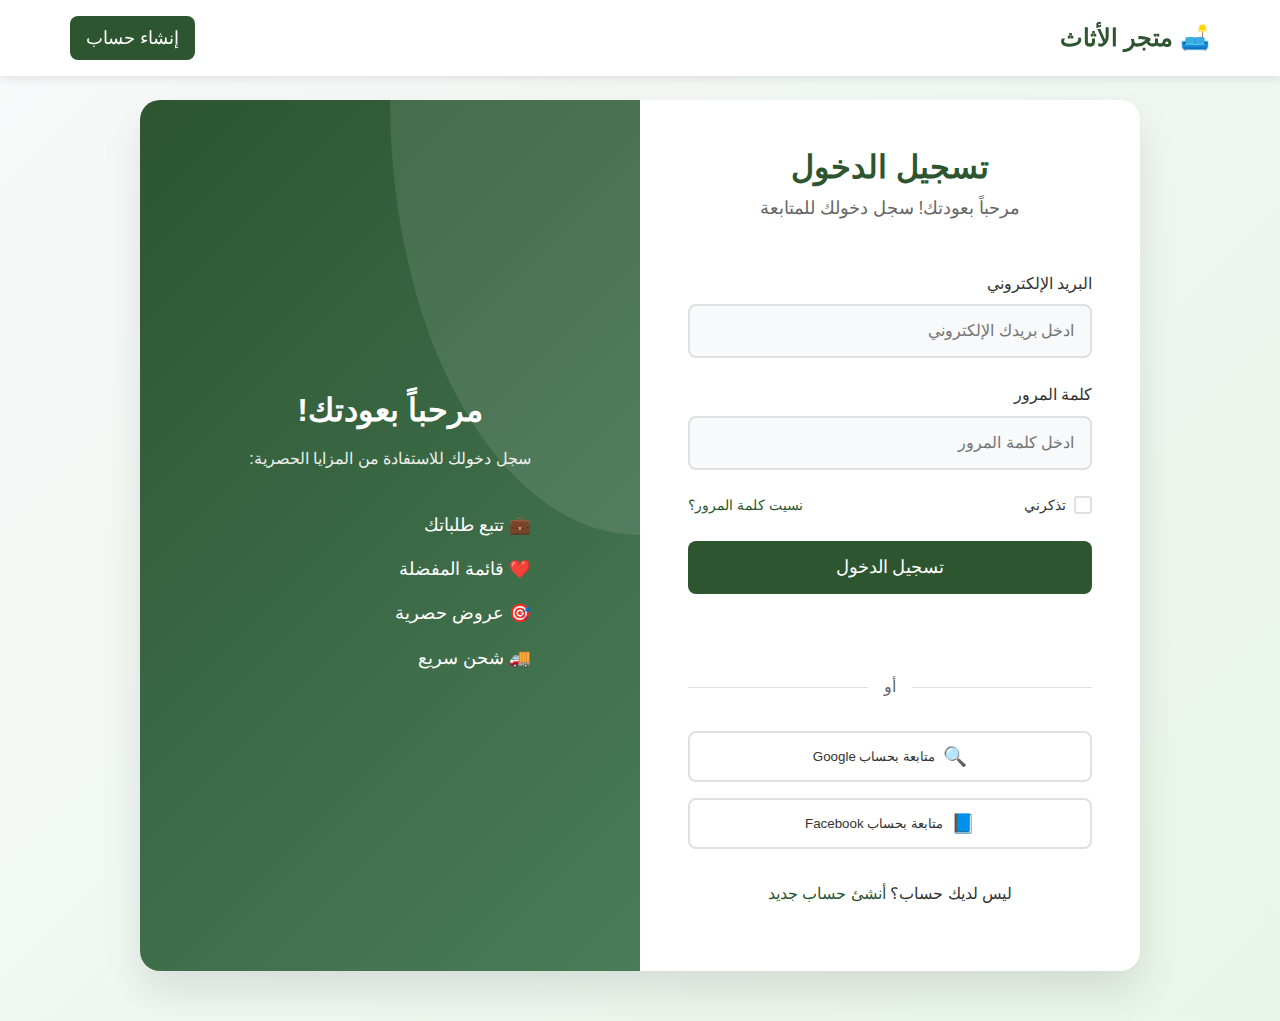
<file: pages/login.html>
<!DOCTYPE html>
<html lang="ar" dir="rtl">
<head>
    <meta charset="UTF-8">
    <meta name="viewport" content="width=device-width, initial-scale=1.0">
    <title>تسجيل الدخول - متجر الأثاث</title>
    
    <!-- CSS Files -->
    <link rel="stylesheet" href="../css/style.css">
    <link rel="stylesheet" href="../css/utilities.css">
    <link rel="stylesheet" href="../css/responsive.css">
    <link rel="stylesheet" href="../css/auth.css">
    
    <!-- Favicon -->
    <link rel="icon" type="image/x-icon" href="../assets/icons/favicon.ico">
</head>
<body>
    <!-- Header -->
    <header class="header">
        <nav class="nav container">
            <div class="nav__logo">
                <a href="../index.html" class="logo">🛋️ متجر الأثاث</a>
            </div>
            
            <div class="nav__actions">
                <a href="register.html" class="nav__auth-btn">إنشاء حساب</a>
            </div>
        </nav>
    </header>

    <!-- Login Section -->
    <section class="auth-section">
        <div class="auth-container">
            <div class="auth-card">
                <div class="auth-header">
                    <h1 class="auth-title">تسجيل الدخول</h1>
                    <p class="auth-subtitle">مرحباً بعودتك! سجل دخولك للمتابعة</p>
                </div>

                <form class="auth-form" id="login-form">
                    <div class="form-group">
                        <label for="email" class="form-label">البريد الإلكتروني</label>
                        <input type="email" id="email" name="email" class="form-input" placeholder="ادخل بريدك الإلكتروني" required>
                        <span class="form-error" id="email-error"></span>
                    </div>

                    <div class="form-group">
                        <label for="password" class="form-label">كلمة المرور</label>
                        <input type="password" id="password" name="password" class="form-input" placeholder="ادخل كلمة المرور" required>
                        <span class="form-error" id="password-error"></span>
                    </div>

                    <div class="form-options">
                        <label class="checkbox-label">
                            <input type="checkbox" id="remember-me">
                            <span class="checkmark"></span>
                            تذكرني
                        </label>
                        <a href="forgot-password.html" class="forgot-link">نسيت كلمة المرور؟</a>
                    </div>

                    <button type="submit" class="btn btn-primary btn-auth">تسجيل الدخول</button>
                </form>

                <div class="auth-divider">
                    <span>أو</span>
                </div>

                <div class="social-auth">
                    <button class="btn btn-social btn-google">
                        <span class="social-icon">🔍</span>
                        متابعة بحساب Google
                    </button>
                    <button class="btn btn-social btn-facebook">
                        <span class="social-icon">📘</span>
                        متابعة بحساب Facebook
                    </button>
                </div>

                <div class="auth-footer">
                    <p>ليس لديك حساب؟ <a href="register.html" class="auth-link">أنشئ حساب جديد</a></p>
                </div>
            </div>

            <div class="auth-welcome">
                <div class="welcome-content">
                    <h2>مرحباً بعودتك!</h2>
                    <p>سجل دخولك للاستفادة من المزايا الحصرية:</p>
                    <ul class="features-list">
                        <li>💼 تتبع طلباتك</li>
                        <li>❤️ قائمة المفضلة</li>
                        <li>🎯 عروض حصرية</li>
                        <li>🚚 شحن سريع</li>
                    </ul>
                </div>
            </div>
        </div>
    </section>

    <!-- JavaScript Files -->
    <script src="../js/config.js"></script>
    <script src="../js/auth.js"></script>
</body>
</html>
</file>
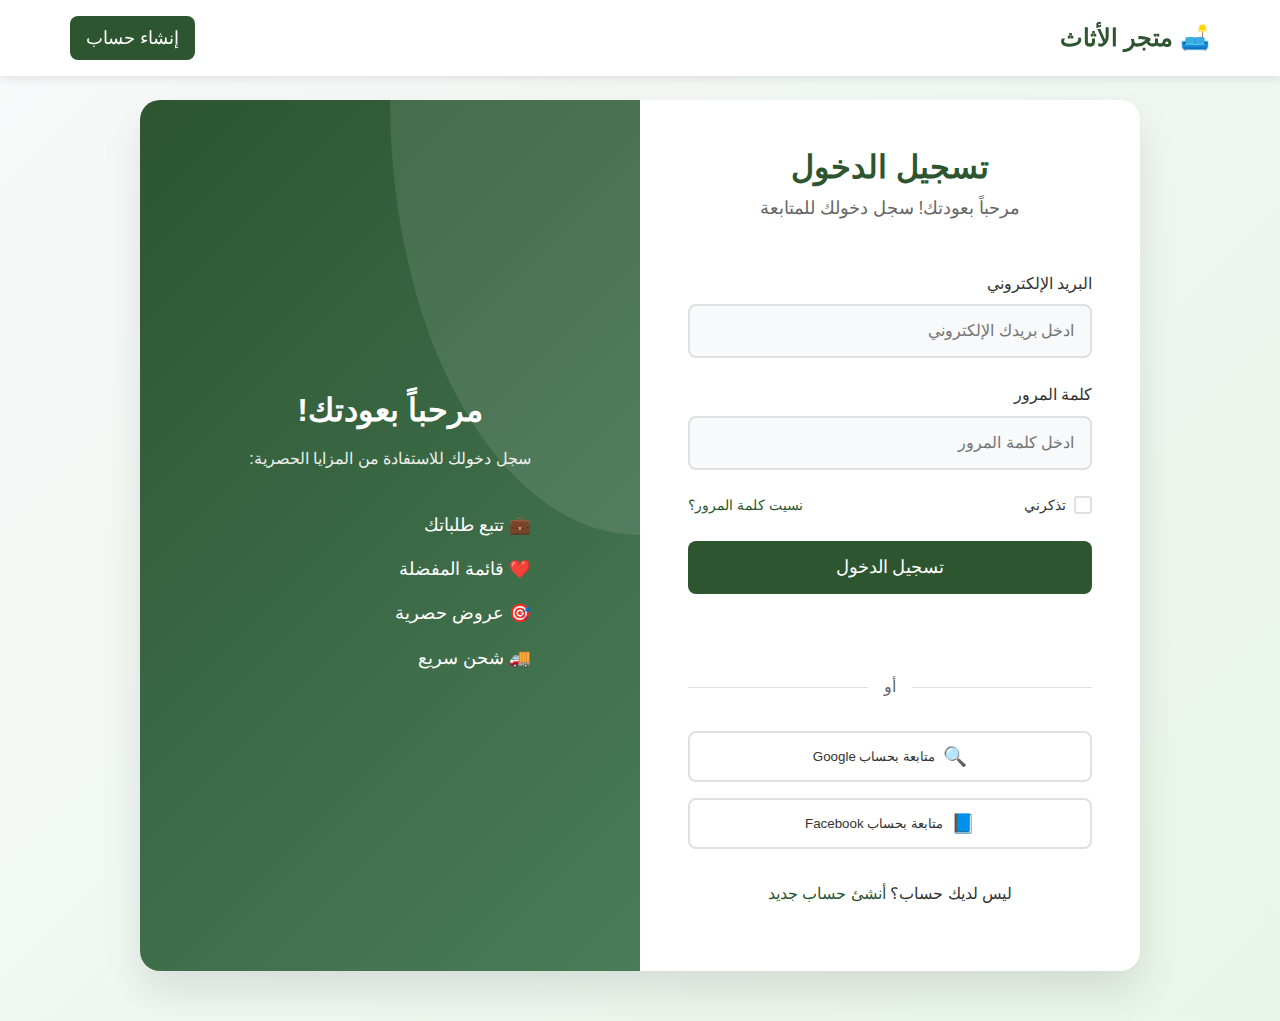
<file: pages/profile.html>
<!DOCTYPE html>
<html lang="ar" dir="rtl">
<head>
    <meta charset="UTF-8">
    <meta name="viewport" content="width=device-width, initial-scale=1.0">
    <title>الملف الشخصي - متجر الأثاث</title>
    
    <!-- CSS Files -->
    <link rel="stylesheet" href="../css/style.css">
    <link rel="stylesheet" href="../css/utilities.css">
    <link rel="stylesheet" href="../css/responsive.css">
    <link rel="stylesheet" href="../css/auth.css">
    
    <!-- Favicon -->
    <link rel="icon" type="image/x-icon" href="../assets/icons/favicon.ico">
</head>
<body>
    <!-- Header -->
    <header class="header">
        <nav class="nav container">
            <div class="nav__logo">
                <a href="../index.html" class="logo">🛋️ متجر الأثاث</a>
            </div>
            
            <ul class="nav__menu">
                <li><a href="../index.html" class="nav__link">الرئيسية</a></li>
                <li><a href="products.html" class="nav__link">المنتجات</a></li>
                <li><a href="categories.html" class="nav__link">التصنيفات</a></li>
            </ul>

            <div class="nav__actions">
                <button class="nav__search-btn" id="search-btn">🔍</button>
                <a href="cart.html" class="nav__cart-btn">🛒 <span class="cart-count">0</span></a>
                <button class="nav__auth-btn" id="logout-btn">تسجيل الخروج</button>
            </div>
        </nav>
    </header>

    <!-- Profile Section -->
    <section class="profile-section">
        <div class="container">
            <div class="profile-header">
                <h1 class="profile-title">الملف الشخصي</h1>
                <p class="profile-subtitle">إدارة معلومات حسابك وتفضيلاتك</p>
            </div>

            <div class="profile-layout">
                <!-- Sidebar -->
                <div class="profile-sidebar">
                    <div class="sidebar-menu">
                        <a href="#personal-info" class="sidebar-item active" data-tab="personal-info">
                            <span class="sidebar-icon">👤</span>
                            المعلومات الشخصية
                        </a>
                        <a href="#orders" class="sidebar-item" data-tab="orders">
                            <span class="sidebar-icon">📦</span>
                            طلباتي
                            <span class="orders-count">0</span>
                        </a>
                        <a href="#addresses" class="sidebar-item" data-tab="addresses">
                            <span class="sidebar-icon">🏠</span>
                            العناوين
                        </a>
                        <a href="#wishlist" class="sidebar-item" data-tab="wishlist">
                            <span class="sidebar-icon">❤️</span>
                            المفضلة
                            <span class="wishlist-count">0</span>
                        </a>
                        <a href="#settings" class="sidebar-item" data-tab="settings">
                            <span class="sidebar-icon">⚙️</span>
                            الإعدادات
                        </a>
                    </div>
                </div>

                <!-- Content -->
                <div class="profile-content">
                    <!-- Personal Info Tab -->
                    <div class="tab-content active" id="personal-info">
                        <div class="tab-header">
                            <h2>المعلومات الشخصية</h2>
                            <p>إدارة معلومات حسابك الشخصية</p>
                        </div>

                        <form class="profile-form" id="personal-info-form">
                            <div class="form-row">
                                <div class="form-group">
                                    <label for="profile-first-name" class="form-label">الاسم الأول</label>
                                    <input type="text" id="profile-first-name" name="first_name" class="form-input" value="أحمد" required>
                                </div>
                                <div class="form-group">
                                    <label for="profile-last-name" class="form-label">اسم العائلة</label>
                                    <input type="text" id="profile-last-name" name="last_name" class="form-input" value="محمد" required>
                                </div>
                            </div>

                            <div class="form-group">
                                <label for="profile-email" class="form-label">البريد الإلكتروني</label>
                                <input type="email" id="profile-email" name="email" class="form-input" value="ahmed@example.com" required>
                            </div>

                            <div class="form-group">
                                <label for="profile-phone" class="form-label">رقم الهاتف</label>
                                <input type="tel" id="profile-phone" name="phone" class="form-input" value="+966500000000" required>
                            </div>

                            <div class="form-group">
                                <label class="form-label">تاريخ الميلاد</label>
                                <div class="birthday-fields">
                                    <select class="form-select" id="birth-day">
                                        <option value="">اليوم</option>
                                        <!-- Days will be populated by JS -->
                                    </select>
                                    <select class="form-select" id="birth-month">
                                        <option value="">الشهر</option>
                                        <!-- Months will be populated by JS -->
                                    </select>
                                    <select class="form-select" id="birth-year">
                                        <option value="">السنة</option>
                                        <!-- Years will be populated by JS -->
                                    </select>
                                </div>
                            </div>

                            <div class="form-actions">
                                <button type="submit" class="btn btn-primary">حفظ التغييرات</button>
                                <button type="button" class="btn btn-secondary" id="change-password-btn">تغيير كلمة المرور</button>
                            </div>
                        </form>
                    </div>

                    <!-- Orders Tab -->
                    <div class="tab-content" id="orders">
                        <div class="tab-header">
                            <h2>طلباتي</h2>
                            <p>عرض وتتبع طلباتك السابقة</p>
                        </div>

                        <div class="orders-list">
                            <div class="empty-state">
                                <div class="empty-icon">📦</div>
                                <h3>لا توجد طلبات بعد</h3>
                                <p>لم تقم بأي عمليات شراء حتى الآن</p>
                                <a href="products.html" class="btn btn-primary">تسوق الآن</a>
                            </div>
                        </div>
                    </div>

                    <!-- Addresses Tab -->
                    <div class="tab-content" id="addresses">
                        <div class="tab-header">
                            <h2>عناويني</h2>
                            <p>إدارة عناوين الشحن الخاصة بك</p>
                        </div>

                        <div class="addresses-list">
                            <div class="address-card">
                                <div class="address-header">
                                    <h4>المنزل</h4>
                                    <span class="address-default">افتراضي</span>
                                </div>
                                <p class="address-text">الرياض، حي الملز، شارع الملك فهد</p>
                                <p class="address-phone">+966500000000</p>
                                <div class="address-actions">
                                    <button class="btn-link edit-address">تعديل</button>
                                    <button class="btn-link delete-address">حذف</button>
                                </div>
                            </div>

                            <button class="add-address-btn">
                                <span>+</span>
                                إضافة عنوان جديد
                            </button>
                        </div>
                    </div>

                    <!-- Wishlist Tab -->
                    <div class="tab-content" id="wishlist">
                        <div class="tab-header">
                            <h2>قائمة المفضلة</h2>
                            <p>المنتجات التي أضفتها إلى المفضلة</p>
                        </div>

                        <div class="wishlist-grid">
                            <div class="empty-state">
                                <div class="empty-icon">❤️</div>
                                <h3>قائمة المفضلة فارغة</h3>
                                <p>أضف بعض المنتجات إلى المفضلة لعرضها هنا</p>
                                <a href="products.html" class="btn btn-primary">استعرض المنتجات</a>
                            </div>
                        </div>
                    </div>

                    <!-- Settings Tab -->
                    <div class="tab-content" id="settings">
                        <div class="tab-header">
                            <h2>الإعدادات</h2>
                            <p>إدارة تفضيلات حسابك</p>
                        </div>

                        <div class="settings-list">
                            <div class="setting-item">
                                <div class="setting-info">
                                    <h4>الإشعارات</h4>
                                    <p>استلام إشعارات حول العروض والطلبات</p>
                                </div>
                                <label class="switch">
                                    <input type="checkbox" checked>
                                    <span class="slider"></span>
                                </label>
                            </div>

                            <div class="setting-item">
                                <div class="setting-info">
                                    <h4>النشرة البريدية</h4>
                                    <p>استلام آخر العروض والتحديثات على البريد</p>
                                </div>
                                <label class="switch">
                                    <input type="checkbox" checked>
                                    <span class="slider"></span>
                                </label>
                            </div>

                            <div class="setting-item">
                                <div class="setting-info">
                                    <h4>الوضع الداكن</h4>
                                    <p>تبديل الوضع الداكن للموقع</p>
                                </div>
                                <label class="switch">
                                    <input type="checkbox">
                                    <span class="slider"></span>
                                </label>
                            </div>
                        </div>

                        <div class="danger-zone">
                            <h4>منطقة الخطر</h4>
                            <p>هذه الإجراءات لا يمكن التراجع عنها</p>
                            <button class="btn btn-danger" id="delete-account-btn">حذف الحساب</button>
                        </div>
                    </div>
                </div>
            </div>
        </div>
    </section>

    <!-- JavaScript Files -->
    <script src="../js/config.js"></script>
    <script src="../js/auth.js"></script>
</body>
</html>
</file>
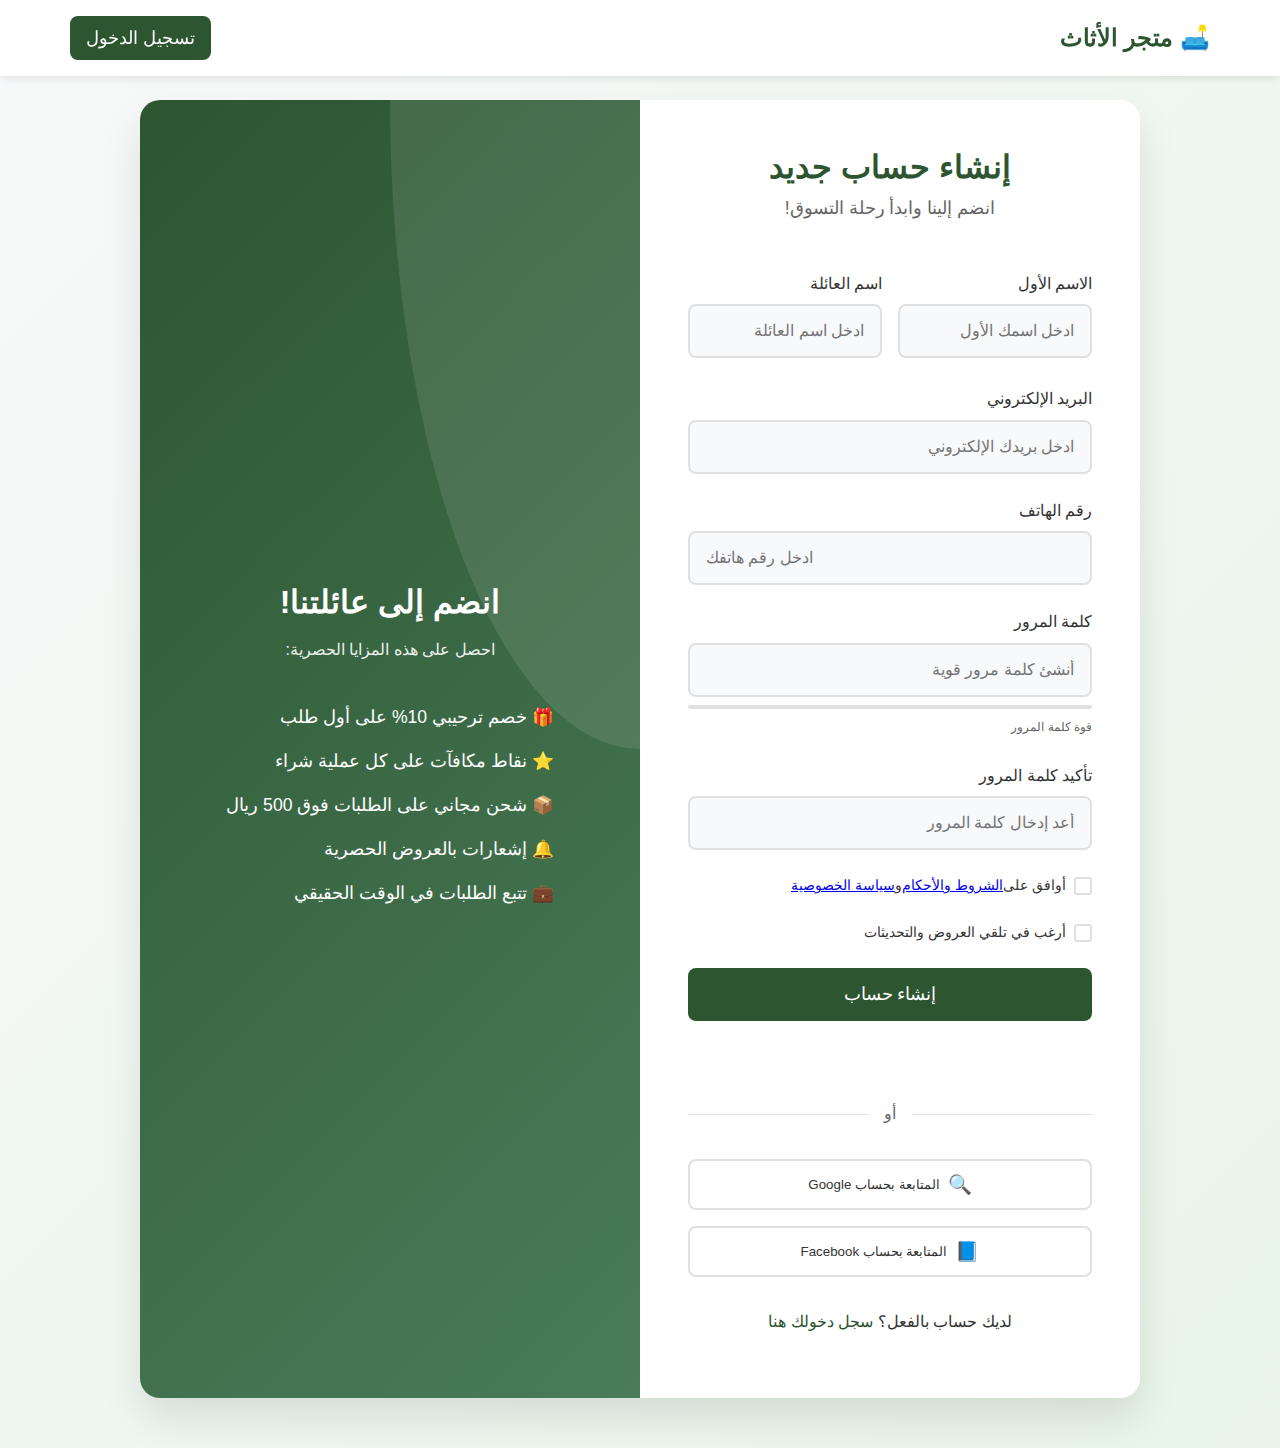
<file: pages/register.html>
<!DOCTYPE html>
<html lang="ar" dir="rtl">
<head>
    <meta charset="UTF-8">
    <meta name="viewport" content="width=device-width, initial-scale=1.0">
    <title>إنشاء حساب - متجر الأثاث</title>
    
    <!-- CSS Files -->
    <link rel="stylesheet" href="../css/style.css">
    <link rel="stylesheet" href="../css/utilities.css">
    <link rel="stylesheet" href="../css/responsive.css">
    <link rel="stylesheet" href="../css/auth.css">
    
    <!-- Favicon -->
    <link rel="icon" type="image/x-icon" href="../assets/icons/favicon.ico">
</head>
<body>
    <!-- Header -->
    <header class="header">
        <nav class="nav container">
            <div class="nav__logo">
                <a href="../index.html" class="logo">🛋️ متجر الأثاث</a>
            </div>
            
            <div class="nav__actions">
                <a href="login.html" class="nav__auth-btn">تسجيل الدخول</a>
            </div>
        </nav>
    </header>

    <!-- Register Section -->
    <section class="auth-section">
        <div class="auth-container">
            <div class="auth-card">
                <div class="auth-header">
                    <h1 class="auth-title">إنشاء حساب جديد</h1>
                    <p class="auth-subtitle">انضم إلينا وابدأ رحلة التسوق!</p>
                </div>

                <form class="auth-form" id="register-form">
                    <div class="form-row">
                        <div class="form-group">
                            <label for="first-name" class="form-label">الاسم الأول</label>
                            <input type="text" id="first-name" name="first_name" class="form-input" placeholder="ادخل اسمك الأول" required>
                            <span class="form-error" id="first-name-error"></span>
                        </div>
                        <div class="form-group">
                            <label for="last-name" class="form-label">اسم العائلة</label>
                            <input type="text" id="last-name" name="last_name" class="form-input" placeholder="ادخل اسم العائلة" required>
                            <span class="form-error" id="last-name-error"></span>
                        </div>
                    </div>

                    <div class="form-group">
                        <label for="email" class="form-label">البريد الإلكتروني</label>
                        <input type="email" id="email" name="email" class="form-input" placeholder="ادخل بريدك الإلكتروني" required>
                        <span class="form-error" id="email-error"></span>
                    </div>

                    <div class="form-group">
                        <label for="phone" class="form-label">رقم الهاتف</label>
                        <input type="tel" id="phone" name="phone" class="form-input" placeholder="ادخل رقم هاتفك" required>
                        <span class="form-error" id="phone-error"></span>
                    </div>

                    <div class="form-group">
                        <label for="password" class="form-label">كلمة المرور</label>
                        <input type="password" id="password" name="password" class="form-input" placeholder="أنشئ كلمة مرور قوية" required>
                        <div class="password-strength">
                            <div class="strength-bar"></div>
                            <span class="strength-text">قوة كلمة المرور</span>
                        </div>
                        <span class="form-error" id="password-error"></span>
                    </div>

                    <div class="form-group">
                        <label for="confirm-password" class="form-label">تأكيد كلمة المرور</label>
                        <input type="password" id="confirm-password" name="confirm_password" class="form-input" placeholder="أعد إدخال كلمة المرور" required>
                        <span class="form-error" id="confirm-password-error"></span>
                    </div>

                    <div class="form-options">
                        <label class="checkbox-label">
                            <input type="checkbox" id="agree-terms" required>
                            <span class="checkmark"></span>
                            أوافق على <a href="terms.html" class="link">الشروط والأحكام</a> و <a href="privacy.html" class="link">سياسة الخصوصية</a>
                        </label>
                        <span class="form-error" id="terms-error"></span>
                    </div>

                    <div class="form-options">
                        <label class="checkbox-label">
                            <input type="checkbox" id="newsletter">
                            <span class="checkmark"></span>
                            أرغب في تلقي العروض والتحديثات
                        </label>
                    </div>

                    <button type="submit" class="btn btn-primary btn-auth">إنشاء حساب</button>
                </form>

                <div class="auth-divider">
                    <span>أو</span>
                </div>

                <div class="social-auth">
                    <button class="btn btn-social btn-google">
                        <span class="social-icon">🔍</span>
                        المتابعة بحساب Google
                    </button>
                    <button class="btn btn-social btn-facebook">
                        <span class="social-icon">📘</span>
                        المتابعة بحساب Facebook
                    </button>
                </div>

                <div class="auth-footer">
                    <p>لديك حساب بالفعل؟ <a href="login.html" class="auth-link">سجل دخولك هنا</a></p>
                </div>
            </div>

            <div class="auth-welcome">
                <div class="welcome-content">
                    <h2>انضم إلى عائلتنا!</h2>
                    <p>احصل على هذه المزايا الحصرية:</p>
                    <ul class="features-list">
                        <li>🎁 خصم ترحيبي 10% على أول طلب</li>
                        <li>⭐ نقاط مكافآت على كل عملية شراء</li>
                        <li>📦 شحن مجاني على الطلبات فوق 500 ريال</li>
                        <li>🔔 إشعارات بالعروض الحصرية</li>
                        <li>💼 تتبع الطلبات في الوقت الحقيقي</li>
                    </ul>
                </div>
            </div>
        </div>
    </section>

    <!-- JavaScript Files -->
    <script src="../js/config.js"></script>
    <script src="../js/auth.js"></script>
</body>
</html>
</file>
<file: css/style.css>
/* CSS Variables */
:root {
    --primary-color: #2c5530;
    --secondary-color: #4a7c59;
    --accent-color: #8b4513;
    --text-color: #333;
    --text-light: #666;
    --bg-color: #fff;
    --bg-light: #f8f9fa;
    --border-color: #e0e0e0;
    --shadow: 0 2px 10px rgba(0, 0, 0, 0.1);
    --border-radius: 8px;
    --transition: all 0.3s ease;
}

/* Reset and Base Styles */
* {
    margin: 0;
    padding: 0;
    box-sizing: border-box;
}

html {
    scroll-behavior: smooth;
}

body {
    font-family: 'Segoe UI', Tahoma, Geneva, Verdana, sans-serif;
    line-height: 1.6;
    color: var(--text-color);
    background-color: var(--bg-color);
    direction: rtl;
}

.container {
    max-width: 1200px;
    margin: 0 auto;
    padding: 0 20px;
}

/* Typography */
h1, h2, h3, h4, h5, h6 {
    margin-bottom: 1rem;
    font-weight: 600;
    line-height: 1.2;
}

h1 { font-size: 2.5rem; }
h2 { font-size: 2rem; }
h3 { font-size: 1.5rem; }

p { margin-bottom: 1rem; }

/* Header & Navigation */
.header {
    background: var(--bg-color);
    box-shadow: var(--shadow);
    position: fixed;
    top: 0;
    left: 0;
    right: 0;
    z-index: 1000;
}

.nav {
    display: flex;
    justify-content: space-between;
    align-items: center;
    padding: 1rem 0;
}

.logo {
    font-size: 1.5rem;
    font-weight: bold;
    color: var(--primary-color);
    text-decoration: none;
}

.nav__menu {
    display: flex;
    list-style: none;
    gap: 2rem;
}

.nav__link {
    text-decoration: none;
    color: var(--text-color);
    font-weight: 500;
    transition: var(--transition);
}

.nav__link:hover,
.nav__link.active {
    color: var(--primary-color);
}

.nav__actions {
    display: flex;
    align-items: center;
    gap: 1rem;
}

.nav__search-btn,
.nav__cart-btn,
.nav__auth-btn {
    background: none;
    border: none;
    cursor: pointer;
    font-size: 1.1rem;
    padding: 0.5rem;
    transition: var(--transition);
}

.nav__cart-btn {
    position: relative;
    text-decoration: none;
    color: var(--text-color);
}

.cart-count {
    position: absolute;
    top: -5px;
    left: -5px;
    background: var(--primary-color);
    color: white;
    border-radius: 50%;
    width: 18px;
    height: 18px;
    font-size: 0.8rem;
    display: flex;
    align-items: center;
    justify-content: center;
}

.nav__auth-btn {
    background: var(--primary-color);
    color: white;
    padding: 0.5rem 1rem;
    border-radius: var(--border-radius);
    text-decoration: none;
}

.nav__toggle {
    display: none;
    background: none;
    border: none;
    font-size: 1.5rem;
    cursor: pointer;
}

/* Search Overlay */
.search-overlay {
    position: fixed;
    top: 0;
    left: 0;
    right: 0;
    bottom: 0;
    background: rgba(0, 0, 0, 0.8);
    display: none;
    align-items: center;
    justify-content: center;
    z-index: 2000;
}

.search-overlay.active {
    display: flex;
}

.search-container {
    background: white;
    padding: 2rem;
    border-radius: var(--border-radius);
    width: 90%;
    max-width: 500px;
    position: relative;
}

.search-input {
    width: 100%;
    padding: 1rem;
    border: 2px solid var(--border-color);
    border-radius: var(--border-radius);
    font-size: 1rem;
}

.search-close {
    position: absolute;
    top: 1rem;
    left: 1rem;
    background: none;
    border: none;
    font-size: 1.2rem;
    cursor: pointer;
}

/* Hero Section */
.hero {
    background: linear-gradient(135deg, var(--bg-light) 0%, #e8f5e8 100%);
    padding: 120px 0 80px;
    display: flex;
    align-items: center;
    min-height: 80vh;
}

.hero__content {
    flex: 1;
}

.hero__title {
    font-size: 3rem;
    color: var(--primary-color);
    margin-bottom: 1.5rem;
}

.hero__description {
    font-size: 1.2rem;
    color: var(--text-light);
    margin-bottom: 2rem;
}

.hero__buttons {
    display: flex;
    gap: 1rem;
    flex-wrap: wrap;
}

.hero__image {
    flex: 1;
    background: #ddd;
    height: 400px;
    border-radius: var(--border-radius);
}

/* Buttons */
.btn {
    display: inline-block;
    padding: 0.75rem 2rem;
    border: none;
    border-radius: var(--border-radius);
    text-decoration: none;
    font-weight: 500;
    text-align: center;
    cursor: pointer;
    transition: var(--transition);
}

.btn-primary {
    background: var(--primary-color);
    color: white;
}

.btn-primary:hover {
    background: var(--secondary-color);
    transform: translateY(-2px);
}

.btn-secondary {
    background: transparent;
    color: var(--primary-color);
    border: 2px solid var(--primary-color);
}

.btn-secondary:hover {
    background: var(--primary-color);
    color: white;
}

/* Sections */
.section {
    padding: 80px 0;
}

.section__title {
    text-align: center;
    margin-bottom: 3rem;
    color: var(--primary-color);
}

/* Features Grid */
.features__grid {
    display: grid;
    grid-template-columns: repeat(auto-fit, minmax(250px, 1fr));
    gap: 2rem;
}

.feature__card {
    text-align: center;
    padding: 2rem;
    background: white;
    border-radius: var(--border-radius);
    box-shadow: var(--shadow);
    transition: var(--transition);
}

.feature__card:hover {
    transform: translateY(-5px);
}

.feature__icon {
    font-size: 3rem;
    margin-bottom: 1rem;
}

.feature__title {
    color: var(--primary-color);
    margin-bottom: 1rem;
}

/* Categories Grid */
.categories__grid {
    display: grid;
    grid-template-columns: repeat(auto-fit, minmax(280px, 1fr));
    gap: 2rem;
}

.category__card {
    background: white;
    border-radius: var(--border-radius);
    overflow: hidden;
    box-shadow: var(--shadow);
    transition: var(--transition);
    text-align: center;
}

.category__card:hover {
    transform: translateY(-5px);
}

.category__image {
    height: 200px;
    background: #ddd;
}

.category__title {
    padding: 1rem 1rem 0.5rem;
    color: var(--primary-color);
}

.category__description {
    padding: 0 1rem;
    color: var(--text-light);
}

.category__link {
    display: inline-block;
    padding: 0.5rem 1rem;
    margin: 1rem;
    background: var(--primary-color);
    color: white;
    text-decoration: none;
    border-radius: var(--border-radius);
    transition: var(--transition);
}

.category__link:hover {
    background: var(--secondary-color);
}

/* Footer */
.footer {
    background: var(--text-color);
    color: white;
    padding: 3rem 0 1rem;
}

.footer__content {
    display: grid;
    grid-template-columns: repeat(auto-fit, minmax(250px, 1fr));
    gap: 2rem;
    margin-bottom: 2rem;
}

.footer__title {
    color: white;
    margin-bottom: 1rem;
}

.footer__subtitle {
    color: #ccc;
    margin-bottom: 1rem;
}

.footer__links {
    list-style: none;
}

.footer__links li {
    margin-bottom: 0.5rem;
}

.footer__links a {
    color: #ccc;
    text-decoration: none;
    transition: var(--transition);
}

.footer__links a:hover {
    color: white;
}

.footer__bottom {
    text-align: center;
    padding-top: 2rem;
    border-top: 1px solid #555;
    color: #ccc;
}
</file>
<file: css/utilities.css>
/* Utility Classes */

/* Text Utilities */
.text-center { text-align: center; }
.text-right { text-align: right; }
.text-left { text-align: left; }

.text-primary { color: var(--primary-color); }
.text-secondary { color: var(--secondary-color); }
.text-light { color: var(--text-light); }
.text-white { color: white; }

/* Background Utilities */
.bg-primary { background-color: var(--primary-color); }
.bg-secondary { background-color: var(--secondary-color); }
.bg-light { background-color: var(--bg-light); }

/* Spacing Utilities */
.mt-1 { margin-top: 0.5rem; }
.mt-2 { margin-top: 1rem; }
.mt-3 { margin-top: 1.5rem; }
.mt-4 { margin-top: 2rem; }

.mb-1 { margin-bottom: 0.5rem; }
.mb-2 { margin-bottom: 1rem; }
.mb-3 { margin-bottom: 1.5rem; }
.mb-4 { margin-bottom: 2rem; }

.pt-1 { padding-top: 0.5rem; }
.pt-2 { padding-top: 1rem; }
.pt-3 { padding-top: 1.5rem; }
.pt-4 { padding-top: 2rem; }

.pb-1 { padding-bottom: 0.5rem; }
.pb-2 { padding-bottom: 1rem; }
.pb-3 { padding-bottom: 1.5rem; }
.pb-4 { padding-bottom: 2rem; }

/* Display Utilities */
.d-block { display: block; }
.d-inline { display: inline; }
.d-inline-block { display: inline-block; }
.d-flex { display: flex; }
.d-none { display: none; }

/* Flex Utilities */
.flex-center {
    display: flex;
    align-items: center;
    justify-content: center;
}

.flex-between {
    display: flex;
    align-items: center;
    justify-content: space-between;
}

.flex-column {
    flex-direction: column;
}

/* Visibility */
.hidden { display: none; }
.visible { display: block; }

@media (max-width: 768px) {
    .hidden-mobile { display: none; }
}

@media (min-width: 769px) {
    .hidden-desktop { display: none; }
}
</file>
<file: css/responsive.css>
/* Responsive Design */
@media (max-width: 768px) {
    .container {
        padding: 0 15px;
    }

    h1 { font-size: 2rem; }
    h2 { font-size: 1.75rem; }

    /* Navigation */
    .nav__menu {
        position: fixed;
        top: 70px;
        right: -100%;
        background: white;
        width: 80%;
        height: calc(100vh - 70px);
        flex-direction: column;
        align-items: center;
        padding: 2rem 0;
        box-shadow: -2px 0 10px rgba(0, 0, 0, 0.1);
        transition: var(--transition);
    }

    .nav__menu.active {
        right: 0;
    }

    .nav__toggle {
        display: block;
    }

    .nav__auth-btn {
        display: none;
    }

    /* Hero Section */
    .hero {
        flex-direction: column;
        text-align: center;
        padding: 100px 0 60px;
    }

    .hero__content {
        margin-bottom: 2rem;
    }

    .hero__title {
        font-size: 2.2rem;
    }

    .hero__buttons {
        justify-content: center;
    }

    .hero__image {
        width: 100%;
        height: 300px;
    }

    /* Sections */
    .section {
        padding: 60px 0;
    }

    /* Grid Layouts */
    .features__grid,
    .categories__grid {
        grid-template-columns: 1fr;
        gap: 1.5rem;
    }

    .footer__content {
        grid-template-columns: 1fr;
        text-align: center;
    }
}

@media (max-width: 480px) {
    .hero__title {
        font-size: 1.8rem;
    }

    .hero__buttons {
        flex-direction: column;
        gap: 0.5rem;
    }

    .btn {
        width: 100%;
        max-width: 250px;
    }

    .feature__card,
    .category__card {
        padding: 1.5rem;
    }
}

@media (min-width: 1200px) {
    .container {
        max-width: 1140px;
    }
}
</file>
<file: css/auth.css>
/* Auth Pages Styles */

/* Auth Section */
.auth-section {
    min-height: 100vh;
    background: linear-gradient(135deg, var(--bg-light) 0%, #e8f5e8 100%);
    display: flex;
    align-items: center;
    justify-content: center;
    padding: 100px 0 50px;
}

.auth-container {
    display: grid;
    grid-template-columns: 1fr 1fr;
    max-width: 1000px;
    width: 90%;
    background: white;
    border-radius: 20px;
    box-shadow: 0 20px 40px rgba(0, 0, 0, 0.1);
    overflow: hidden;
    min-height: 600px;
}

.auth-card {
    padding: 3rem;
    display: flex;
    flex-direction: column;
    justify-content: center;
}

.auth-welcome {
    background: linear-gradient(135deg, var(--primary-color) 0%, var(--secondary-color) 100%);
    color: white;
    padding: 3rem;
    display: flex;
    align-items: center;
    justify-content: center;
    position: relative;
    overflow: hidden;
}

.auth-welcome::before {
    content: '';
    position: absolute;
    top: -50%;
    right: -50%;
    width: 100%;
    height: 100%;
    background: rgba(255, 255, 255, 0.1);
    border-radius: 50%;
}

.welcome-content {
    position: relative;
    z-index: 2;
    text-align: center;
}

.welcome-content h2 {
    font-size: 2rem;
    margin-bottom: 1rem;
}

.welcome-content p {
    margin-bottom: 2rem;
    opacity: 0.9;
}

.features-list {
    list-style: none;
    text-align: right;
}

.features-list li {
    padding: 0.5rem 0;
    font-size: 1.1rem;
}

/* Auth Header */
.auth-header {
    text-align: center;
    margin-bottom: 2rem;
}

.auth-title {
    font-size: 2rem;
    color: var(--primary-color);
    margin-bottom: 0.5rem;
}

.auth-subtitle {
    color: var(--text-light);
    font-size: 1.1rem;
}

/* Auth Form */
.auth-form {
    margin-bottom: 2rem;
}

.form-row {
    display: grid;
    grid-template-columns: 1fr 1fr;
    gap: 1rem;
}

.form-group {
    margin-bottom: 1.5rem;
    position: relative;
}

.form-label {
    display: block;
    margin-bottom: 0.5rem;
    font-weight: 500;
    color: var(--text-color);
}

.form-input {
    width: 100%;
    padding: 1rem;
    border: 2px solid var(--border-color);
    border-radius: var(--border-radius);
    font-size: 1rem;
    transition: var(--transition);
    background: var(--bg-light);
}

.form-input:focus {
    outline: none;
    border-color: var(--primary-color);
    background: white;
}

.form-input.error {
    border-color: #dc3545;
}

.form-error {
    color: #dc3545;
    font-size: 0.875rem;
    margin-top: 0.25rem;
    display: block;
}

/* Password Strength */
.password-strength {
    margin-top: 0.5rem;
}

.strength-bar {
    height: 4px;
    background: #e0e0e0;
    border-radius: 2px;
    overflow: hidden;
    margin-bottom: 0.25rem;
}

.strength-bar::before {
    content: '';
    display: block;
    height: 100%;
    width: 0%;
    background: #dc3545;
    transition: var(--transition);
}

.strength-text {
    font-size: 0.75rem;
    color: var(--text-light);
}

/* Form Options */
.form-options {
    display: flex;
    justify-content: space-between;
    align-items: center;
    margin-bottom: 1.5rem;
    flex-wrap: wrap;
    gap: 1rem;
}

.checkbox-label {
    display: flex;
    align-items: center;
    cursor: pointer;
    font-size: 0.9rem;
}

.checkbox-label input {
    display: none;
}

.checkmark {
    width: 18px;
    height: 18px;
    border: 2px solid var(--border-color);
    border-radius: 3px;
    margin-left: 0.5rem;
    position: relative;
    transition: var(--transition);
}

.checkbox-label input:checked + .checkmark {
    background: var(--primary-color);
    border-color: var(--primary-color);
}

.checkbox-label input:checked + .checkmark::after {
    content: '✓';
    position: absolute;
    color: white;
    font-size: 12px;
    top: 50%;
    left: 50%;
    transform: translate(-50%, -50%);
}

.forgot-link {
    color: var(--primary-color);
    text-decoration: none;
    font-size: 0.9rem;
}

.forgot-link:hover {
    text-decoration: underline;
}

/* Auth Buttons */
.btn-auth {
    width: 100%;
    padding: 1rem;
    font-size: 1.1rem;
    margin-bottom: 1rem;
}

/* Auth Divider */
.auth-divider {
    text-align: center;
    margin: 2rem 0;
    position: relative;
}

.auth-divider::before {
    content: '';
    position: absolute;
    top: 50%;
    right: 0;
    left: 0;
    height: 1px;
    background: var(--border-color);
}

.auth-divider span {
    background: white;
    padding: 0 1rem;
    color: var(--text-light);
    position: relative;
    z-index: 1;
}

/* Social Auth */
.social-auth {
    display: flex;
    flex-direction: column;
    gap: 1rem;
    margin-bottom: 2rem;
}

.btn-social {
    display: flex;
    align-items: center;
    justify-content: center;
    gap: 0.5rem;
    padding: 0.75rem;
    border: 2px solid var(--border-color);
    background: white;
    color: var(--text-color);
    transition: var(--transition);
}

.btn-social:hover {
    border-color: var(--primary-color);
    transform: translateY(-2px);
}

.social-icon {
    font-size: 1.2rem;
}

/* Auth Footer */
.auth-footer {
    text-align: center;
    margin-top: auto;
}

.auth-link {
    color: var(--primary-color);
    text-decoration: none;
    font-weight: 500;
}

.auth-link:hover {
    text-decoration: underline;
}

/* Profile Styles */
.profile-section {
    padding: 120px 0 50px;
    background: var(--bg-light);
    min-height: 100vh;
}

.profile-header {
    text-align: center;
    margin-bottom: 3rem;
}

.profile-title {
    color: var(--primary-color);
    margin-bottom: 0.5rem;
}

.profile-subtitle {
    color: var(--text-light);
    font-size: 1.1rem;
}

.profile-layout {
    display: grid;
    grid-template-columns: 300px 1fr;
    gap: 2rem;
    max-width: 1200px;
    margin: 0 auto;
}

/* Profile Sidebar */
.profile-sidebar {
    background: white;
    border-radius: var(--border-radius);
    box-shadow: var(--shadow);
    padding: 1.5rem;
    height: fit-content;
    position: sticky;
    top: 100px;
}

.sidebar-menu {
    display: flex;
    flex-direction: column;
    gap: 0.5rem;
}

.sidebar-item {
    display: flex;
    align-items: center;
    padding: 1rem;
    text-decoration: none;
    color: var(--text-color);
    border-radius: var(--border-radius);
    transition: var(--transition);
    position: relative;
}

.sidebar-item:hover,
.sidebar-item.active {
    background: var(--primary-color);
    color: white;
}

.sidebar-icon {
    margin-left: 0.5rem;
    font-size: 1.2rem;
}

.orders-count,
.wishlist-count {
    background: var(--secondary-color);
    color: white;
    border-radius: 50%;
    width: 20px;
    height: 20px;
    font-size: 0.8rem;
    display: flex;
    align-items: center;
    justify-content: center;
    margin-right: auto;
}

/* Profile Content */
.profile-content {
    background: white;
    border-radius: var(--border-radius);
    box-shadow: var(--shadow);
    padding: 2rem;
    min-height: 500px;
}

.tab-content {
    display: none;
}

.tab-content.active {
    display: block;
}

.tab-header {
    margin-bottom: 2rem;
    padding-bottom: 1rem;
    border-bottom: 1px solid var(--border-color);
}

.tab-header h2 {
    color: var(--primary-color);
    margin-bottom: 0.5rem;
}

.tab-header p {
    color: var(--text-light);
}

/* Profile Form */
.profile-form {
    max-width: 600px;
}

.birthday-fields {
    display: grid;
    grid-template-columns: 1fr 1fr 1fr;
    gap: 1rem;
}

.form-select {
    width: 100%;
    padding: 1rem;
    border: 2px solid var(--border-color);
    border-radius: var(--border-radius);
    background: var(--bg-light);
    font-size: 1rem;
    transition: var(--transition);
}

.form-select:focus {
    outline: none;
    border-color: var(--primary-color);
    background: white;
}

.form-actions {
    display: flex;
    gap: 1rem;
    margin-top: 2rem;
    flex-wrap: wrap;
}

/* Orders & Wishlist */
.orders-list,
.wishlist-grid {
    min-height: 300px;
}

.empty-state {
    text-align: center;
    padding: 3rem 1rem;
    color: var(--text-light);
}

.empty-icon {
    font-size: 4rem;
    margin-bottom: 1rem;
    opacity: 0.5;
}

.empty-state h3 {
    margin-bottom: 0.5rem;
    color: var(--text-color);
}

/* Addresses */
.addresses-list {
    display: grid;
    gap: 1.5rem;
}

.address-card {
    background: var(--bg-light);
    padding: 1.5rem;
    border-radius: var(--border-radius);
    border: 2px solid transparent;
    transition: var(--transition);
}

.address-card:hover {
    border-color: var(--primary-color);
}

.address-header {
    display: flex;
    justify-content: space-between;
    align-items: center;
    margin-bottom: 1rem;
}

.address-default {
    background: var(--primary-color);
    color: white;
    padding: 0.25rem 0.75rem;
    border-radius: 20px;
    font-size: 0.8rem;
}

.address-text {
    margin-bottom: 0.5rem;
    line-height: 1.6;
}

.address-phone {
    color: var(--text-light);
    margin-bottom: 1rem;
}

.address-actions {
    display: flex;
    gap: 1rem;
}

.btn-link {
    background: none;
    border: none;
    color: var(--primary-color);
    cursor: pointer;
    text-decoration: underline;
    font-size: 0.9rem;
}

.btn-link:hover {
    color: var(--secondary-color);
}

.add-address-btn {
    background: var(--bg-light);
    border: 2px dashed var(--border-color);
    border-radius: var(--border-radius);
    padding: 2rem;
    text-align: center;
    color: var(--text-light);
    cursor: pointer;
    transition: var(--transition);
    width: 100%;
    font-size: 1.1rem;
}

.add-address-btn:hover {
    border-color: var(--primary-color);
    color: var(--primary-color);
}

.add-address-btn span {
    font-size: 2rem;
    display: block;
    margin-bottom: 0.5rem;
}

/* Settings */
.settings-list {
    margin-bottom: 3rem;
}

.setting-item {
    display: flex;
    justify-content: space-between;
    align-items: center;
    padding: 1.5rem 0;
    border-bottom: 1px solid var(--border-color);
}

.setting-info h4 {
    margin-bottom: 0.25rem;
    color: var(--text-color);
}

.setting-info p {
    color: var(--text-light);
    font-size: 0.9rem;
    margin: 0;
}

/* Switch */
.switch {
    position: relative;
    display: inline-block;
    width: 50px;
    height: 24px;
}

.switch input {
    opacity: 0;
    width: 0;
    height: 0;
}

.slider {
    position: absolute;
    cursor: pointer;
    top: 0;
    left: 0;
    right: 0;
    bottom: 0;
    background-color: #ccc;
    transition: var(--transition);
    border-radius: 24px;
}

.slider:before {
    position: absolute;
    content: "";
    height: 16px;
    width: 16px;
    left: 4px;
    bottom: 4px;
    background-color: white;
    transition: var(--transition);
    border-radius: 50%;
}

input:checked + .slider {
    background-color: var(--primary-color);
}

input:checked + .slider:before {
    transform: translateX(26px);
}

/* Danger Zone */
.danger-zone {
    background: #fff5f5;
    border: 1px solid #fed7d7;
    border-radius: var(--border-radius);
    padding: 1.5rem;
}

.danger-zone h4 {
    color: #c53030;
    margin-bottom: 0.5rem;
}

.danger-zone p {
    color: #744;
    margin-bottom: 1rem;
    font-size: 0.9rem;
}

.btn-danger {
    background: #c53030;
    color: white;
}

.btn-danger:hover {
    background: #9b2c2c;
}

/* Responsive Auth */
@media (max-width: 768px) {
    .auth-container {
        grid-template-columns: 1fr;
        width: 95%;
    }
    
    .auth-welcome {
        display: none;
    }
    
    .auth-card {
        padding: 2rem 1.5rem;
    }
    
    .form-row {
        grid-template-columns: 1fr;
    }
    
    .profile-layout {
        grid-template-columns: 1fr;
    }
    
    .profile-sidebar {
        position: static;
        margin-bottom: 1rem;
    }
    
    .sidebar-menu {
        flex-direction: row;
        overflow-x: auto;
        padding-bottom: 0.5rem;
    }
    
    .sidebar-item {
        white-space: nowrap;
        flex-shrink: 0;
    }
    
    .form-actions {
        flex-direction: column;
    }
    
    .birthday-fields {
        grid-template-columns: 1fr;
    }
}
</file>
